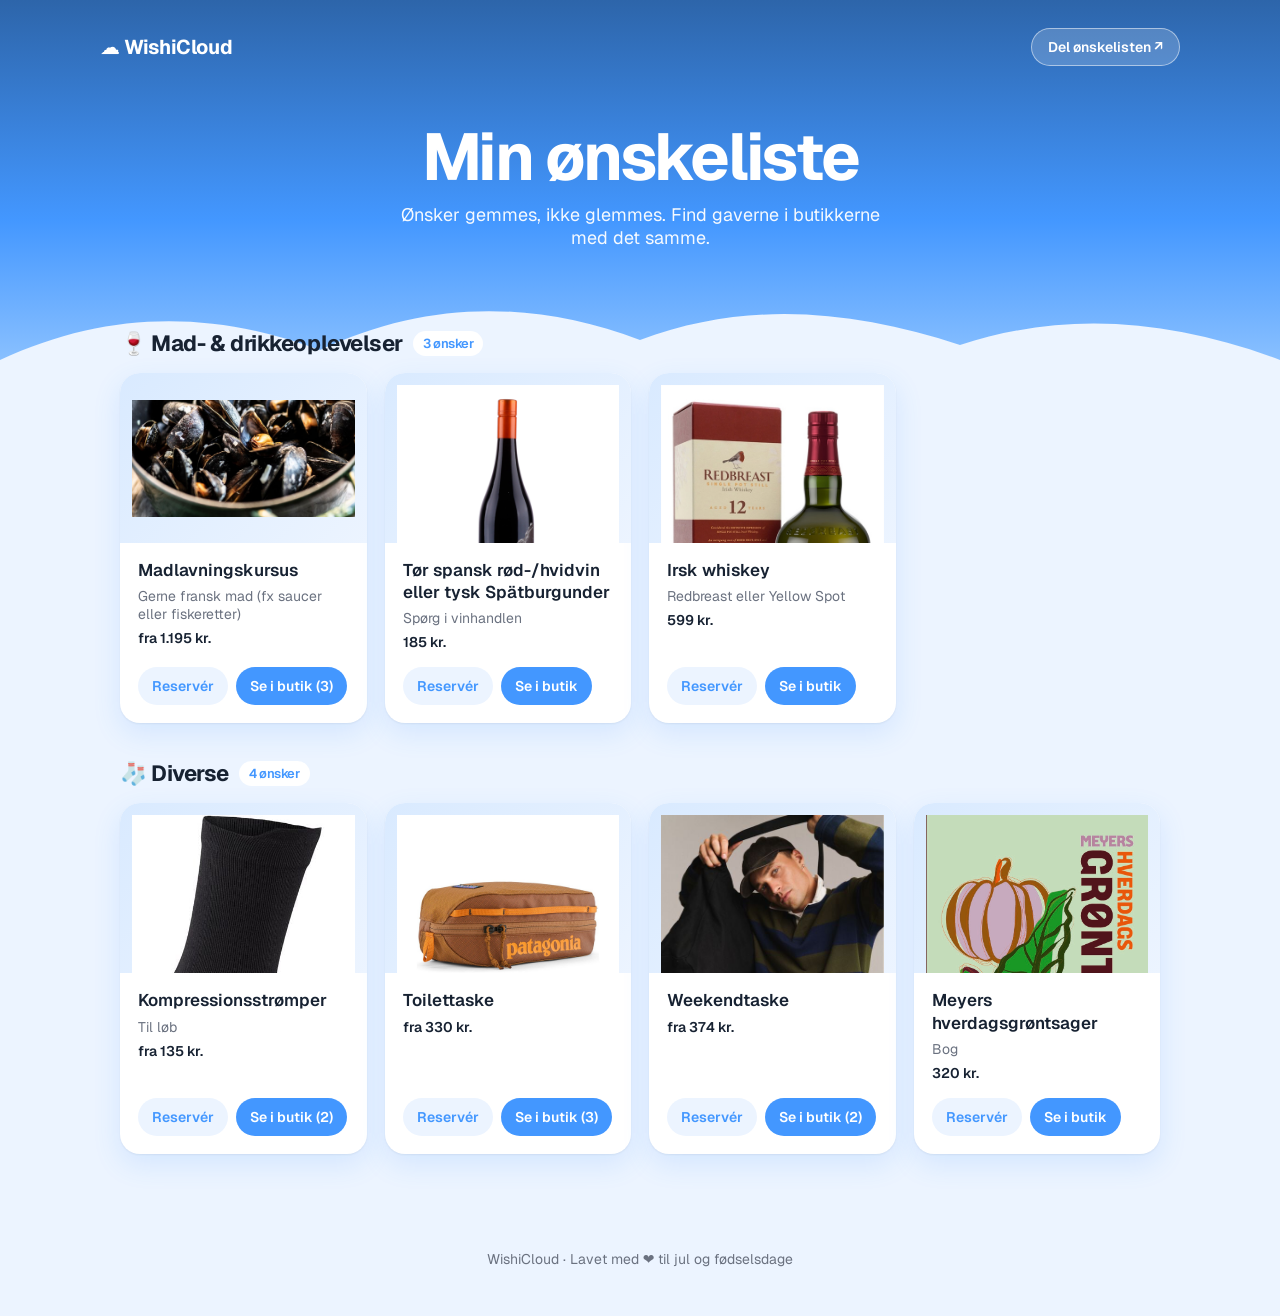
<file: index.html>
<!DOCTYPE html>
<html lang="da">
<head>
<meta charset="UTF-8">
<meta name="viewport" content="width=device-width, initial-scale=1.0">
<title>WishiCloud – Min ønskeliste</title>
<link rel="preconnect" href="https://fonts.googleapis.com">
<link href="https://fonts.googleapis.com/css2?family=Geist:wght@400;500;600;700&display=swap" rel="stylesheet">
<link rel="stylesheet" href="styles.css">
</head>
<body>

<header class="hero">
  <div class="nav">
    <div class="logo">☁️ WishiCloud</div>
    <button class="share" id="share">Del ønskelisten ↗</button>
  </div>
  <h1 id="title"></h1>
  <p>Ønsker gemmes, ikke glemmes. Find gaverne i butikkerne med det samme.</p>
  <svg class="clouds" viewBox="0 0 1440 110" preserveAspectRatio="none" aria-hidden="true">
    <path fill="#ECF4FF" d="M0,70 C120,20 240,20 360,60 C480,10 600,10 720,50 C840,10 960,20 1080,55 C1200,20 1320,30 1440,70 L1440,110 L0,110 Z"/>
  </svg>
</header>

<main id="sections"></main>

<footer>WishiCloud · Lavet med ❤️ til jul og fødselsdage</footer>

<div id="fx" aria-hidden="true"></div>
<div id="toast" role="status" aria-live="polite"></div>

<dialog id="shops">
  <h3 id="shops-title"></h3>
  <p class="hint">Din browser blokerede nogle faner. Klik på butikkerne herunder, eller tillad pop-ups for siden.</p>
  <ul id="shops-list"></ul>
  <form method="dialog"><button class="close">Luk</button></form>
</dialog>

<script src="wishes.js"></script>
<script src="app.js"></script>
</body>
</html>
</file>
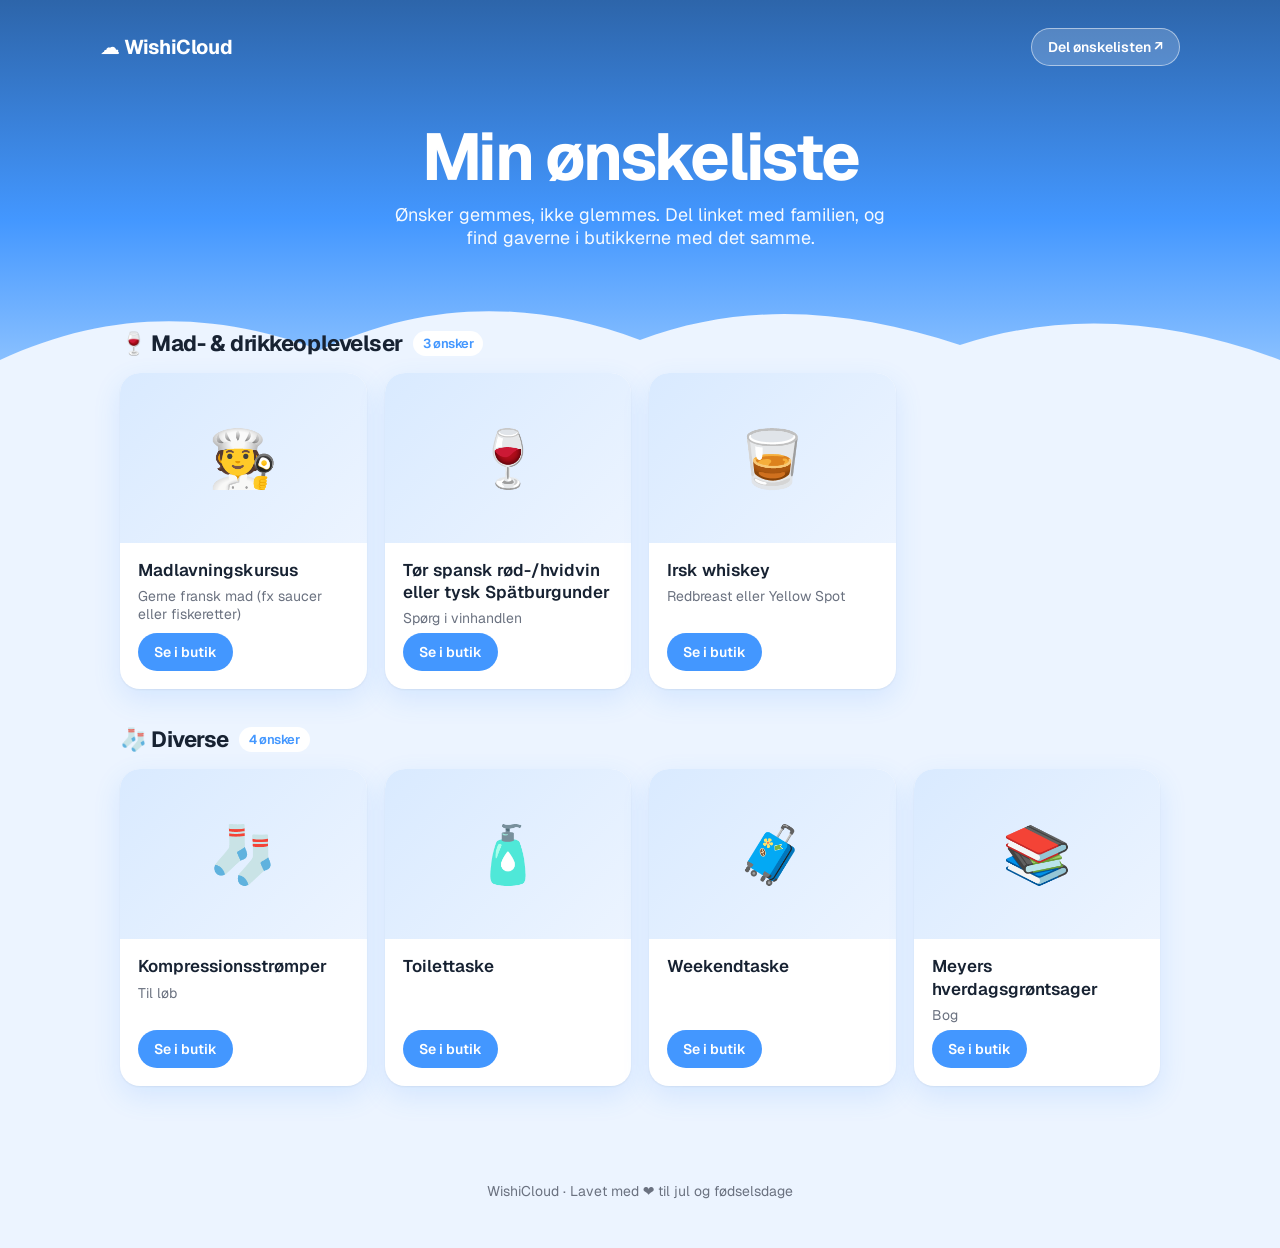
<file: poc/poc-a-sky.html>
<!DOCTYPE html>
<html lang="da">
<head>
<meta charset="UTF-8">
<meta name="viewport" content="width=device-width, initial-scale=1.0">
<title>WishiCloud – POC A (Sky)</title>
<link rel="preconnect" href="https://fonts.googleapis.com">
<link href="https://fonts.googleapis.com/css2?family=Geist:wght@400;500;600;700&display=swap" rel="stylesheet">
<style>
  :root { --blue:#4397FF; --ink:#172232; --muted:#6B7280; --bg:#ECF4FF; --line:#D9EAFF; }
  * { box-sizing: border-box; }
  body {
    margin: 0; color: var(--ink); background: var(--bg);
    font-family: Geist, Inter, system-ui, -apple-system, "Segoe UI", sans-serif;
  }
  .hero {
    position: relative; overflow: hidden; color: #fff; text-align: center;
    background: linear-gradient(180deg, #2D65AA 0%, #4397FF 55%, #9CCBFF 100%);
    padding: 28px 20px 150px;
  }
  .nav { display: flex; justify-content: space-between; align-items: center; max-width: 1080px; margin: 0 auto; }
  .logo { font-weight: 700; font-size: 20px; letter-spacing: -.02em; }
  .share {
    font: inherit; font-weight: 600; font-size: 14px; color: #fff; cursor: pointer;
    background: rgba(255,255,255,.18); border: 1px solid rgba(255,255,255,.5);
    border-radius: 999px; padding: 9px 16px;
  }
  .hero h1 { font-size: clamp(38px, 6vw, 66px); letter-spacing: -.035em; line-height: 1.05; margin: 56px 0 12px; }
  .hero p { margin: 0 auto; max-width: 520px; font-size: 18px; opacity: .95; }
  .clouds { position: absolute; left: 0; bottom: -1px; width: 100%; height: 110px; }
  main { max-width: 1080px; margin: -70px auto 0; padding: 0 20px 40px; position: relative; }
  .cat { margin-bottom: 36px; }
  .cat h2 { font-size: 22px; letter-spacing: -.02em; display: flex; align-items: center; gap: 10px; margin: 0 0 16px; }
  .pill { font-size: 13px; font-weight: 600; color: var(--blue); background: #fff; border-radius: 999px; padding: 4px 10px; }
  .grid { display: grid; grid-template-columns: repeat(auto-fill, minmax(240px, 1fr)); gap: 18px; }
  .card {
    background: #fff; border-radius: 20px; overflow: hidden; display: flex; flex-direction: column;
    box-shadow: 0 1px 2px rgba(23,34,50,.06), 0 10px 28px rgba(67,151,255,.14);
    transition: transform .2s;
  }
  .card:hover { transform: translateY(-3px); }
  .media {
    height: 170px; display: grid; place-items: center; font-size: 56px;
    background: linear-gradient(135deg, #D9EAFF, #ECF4FF);
  }
  .body { padding: 16px 18px 18px; display: flex; flex-direction: column; gap: 6px; flex: 1; }
  .body h3 { font-size: 17px; font-weight: 600; margin: 0; line-height: 1.3; }
  .body p { margin: 0; font-size: 14px; color: var(--muted); }
  .buy {
    margin-top: auto; align-self: flex-start; text-decoration: none; color: #fff; font-weight: 600; font-size: 14px;
    background: var(--blue); border-radius: 999px; padding: 10px 16px;
  }
  footer { text-align: center; color: var(--muted); font-size: 14px; padding: 20px 20px 48px; }
</style>
</head>
<body>

<header class="hero">
  <div class="nav">
    <div class="logo">☁️ WishiCloud</div>
    <button class="share">Del ønskelisten ↗</button>
  </div>
  <h1>Min ønskeliste</h1>
  <p>Ønsker gemmes, ikke glemmes. Del linket med familien, og find gaverne i butikkerne med det samme.</p>
  <svg class="clouds" viewBox="0 0 1440 110" preserveAspectRatio="none" aria-hidden="true">
    <path fill="#ECF4FF" d="M0,70 C120,20 240,20 360,60 C480,10 600,10 720,50 C840,10 960,20 1080,55 C1200,20 1320,30 1440,70 L1440,110 L0,110 Z"/>
  </svg>
</header>

<main id="sections"></main>

<footer>WishiCloud · Lavet med ❤️ til jul og fødselsdage</footer>

<script>
  const SECTIONS = [
    { title: "Mad- & drikkeoplevelser", icon: "🍷", items: [
      { n: "Madlavningskursus", d: "Gerne fransk mad (fx saucer eller fiskeretter)", i: "🧑‍🍳" },
      { n: "Tør spansk rød-/hvidvin eller tysk Spätburgunder", d: "Spørg i vinhandlen", i: "🍷" },
      { n: "Irsk whiskey", d: "Redbreast eller Yellow Spot", i: "🥃" }
    ]},
    { title: "Diverse", icon: "🧦", items: [
      { n: "Kompressionsstrømper", d: "Til løb", i: "🧦" },
      { n: "Toilettaske", d: "", i: "🧴" },
      { n: "Weekendtaske", d: "", i: "🧳" },
      { n: "Meyers hverdagsgrøntsager", d: "Bog", i: "📚" }
    ]}
  ];

  document.getElementById("sections").innerHTML = SECTIONS.map(s => `
    <section class="cat">
      <h2>${s.icon} ${s.title} <span class="pill">${s.items.length} ønsker</span></h2>
      <div class="grid">
        ${s.items.map(it => `
          <article class="card">
            <div class="media">${it.i}</div>
            <div class="body">
              <h3>${it.n}</h3>
              ${it.d ? `<p>${it.d}</p>` : ""}
              <a class="buy" href="#">Se i butik</a>
            </div>
          </article>`).join("")}
      </div>
    </section>`).join("");
</script>
</body>
</html>
</file>
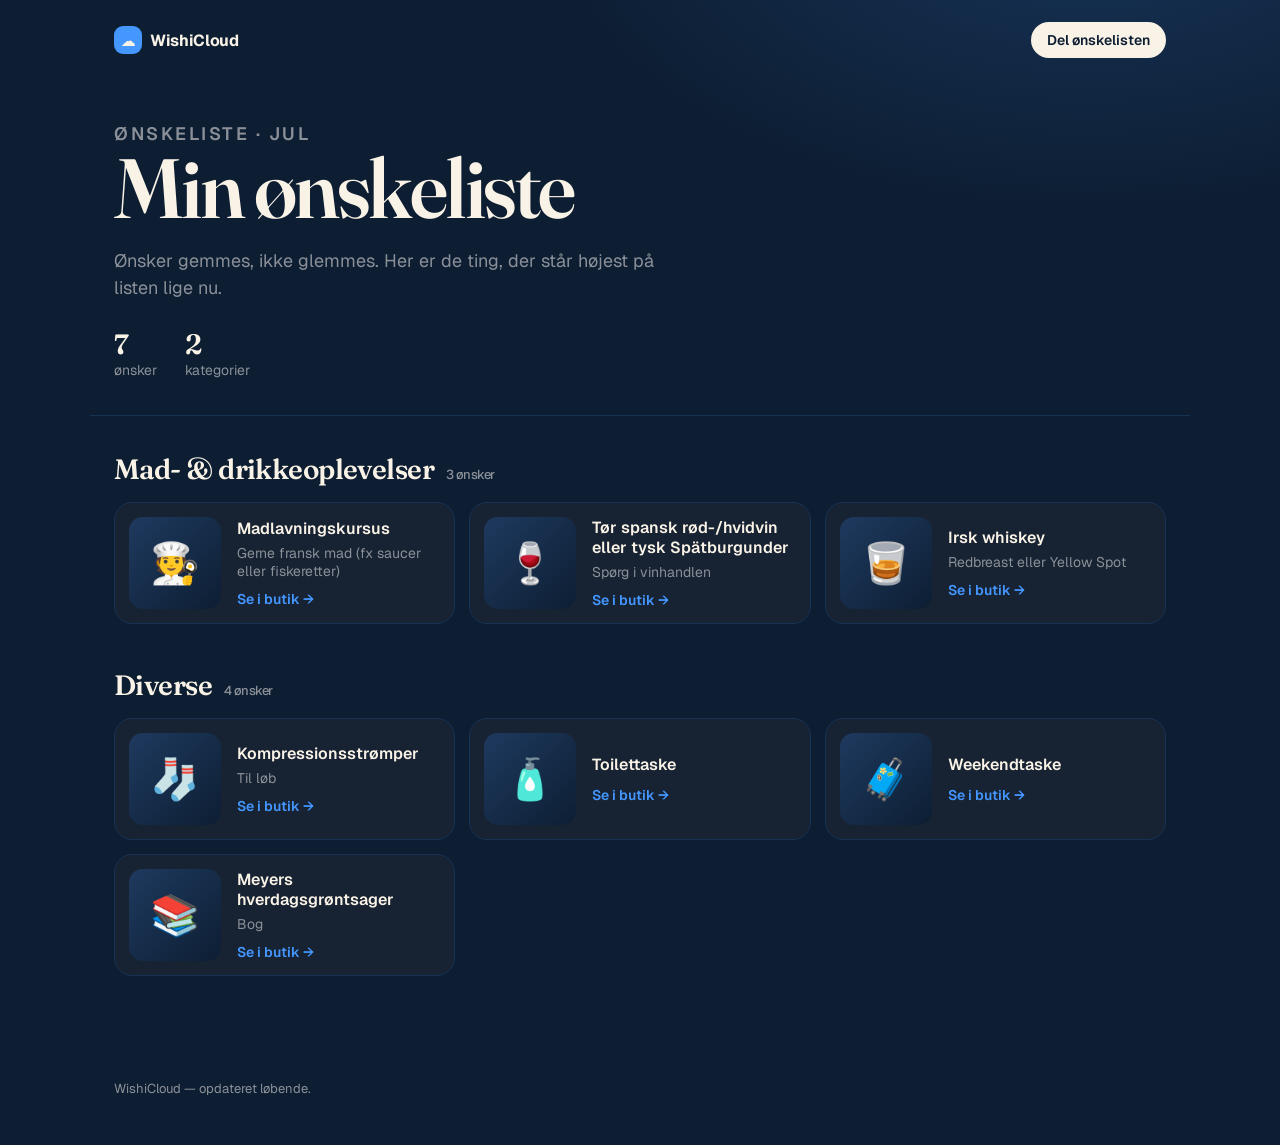
<file: poc/poc-b-midnight.html>
<!DOCTYPE html>
<html lang="da">
<head>
<meta charset="UTF-8">
<meta name="viewport" content="width=device-width, initial-scale=1.0">
<title>WishiCloud – POC B (Midnight)</title>
<link rel="preconnect" href="https://fonts.googleapis.com">
<link href="https://fonts.googleapis.com/css2?family=Geist:wght@400;500;600;700&family=Fraunces:opsz,wght@9..144,600;9..144,700&display=swap" rel="stylesheet">
<style>
  :root { --navy:#0D1E33; --card:#172232; --line:#163255; --cream:#F9F2E6; --muted:#8B9098; --blue:#4397FF; }
  * { box-sizing: border-box; }
  body {
    margin: 0; color: var(--cream); background: var(--navy);
    font-family: Geist, Inter, system-ui, -apple-system, "Segoe UI", sans-serif;
    background-image: radial-gradient(900px 500px at 85% -10%, rgba(67,151,255,.18), transparent 60%);
    background-attachment: fixed;
  }
  .top {
    max-width: 1100px; margin: 0 auto; padding: 22px 24px;
    display: flex; justify-content: space-between; align-items: center;
  }
  .logo { font-weight: 700; letter-spacing: -.02em; display: flex; gap: 8px; align-items: center; }
  .logo span { width: 28px; height: 28px; border-radius: 9px; background: var(--blue); display: grid; place-items: center; font-size: 15px; }
  .share {
    font: inherit; font-weight: 600; font-size: 14px; color: var(--navy); cursor: pointer;
    background: var(--cream); border: 0; border-radius: 999px; padding: 9px 16px;
  }
  header.intro { max-width: 1100px; margin: 0 auto; padding: 40px 24px 36px; border-bottom: 1px solid var(--line); }
  .eyebrow { font-size: 13px; letter-spacing: .14em; text-transform: uppercase; color: var(--blue); font-weight: 600; margin: 0 0 14px; }
  h1 {
    font-family: Fraunces, Georgia, serif; font-weight: 600;
    font-size: clamp(44px, 7vw, 84px); line-height: .98; letter-spacing: -.03em; margin: 0 0 18px;
  }
  .intro p { margin: 0; max-width: 560px; color: var(--muted); font-size: 18px; line-height: 1.5; }
  .stats { display: flex; gap: 28px; margin-top: 26px; font-size: 14px; color: var(--muted); }
  .stats b { display: block; font-size: 28px; color: var(--cream); font-family: Fraunces, Georgia, serif; font-weight: 600; }
  main { max-width: 1100px; margin: 0 auto; padding: 36px 24px 60px; }
  .cat { margin-bottom: 44px; }
  .cat h2 {
    font-family: Fraunces, Georgia, serif; font-weight: 600; font-size: 28px; letter-spacing: -.02em;
    margin: 0 0 16px; display: flex; align-items: baseline; gap: 12px;
  }
  .cat h2 small { font-family: Geist, system-ui, sans-serif; font-size: 13px; color: var(--muted); font-weight: 500; }
  .list { display: grid; grid-template-columns: repeat(auto-fill, minmax(320px, 1fr)); gap: 14px; }
  .row {
    display: flex; gap: 16px; align-items: center; background: var(--card);
    border: 1px solid var(--line); border-radius: 18px; padding: 14px;
    transition: border-color .2s;
  }
  .row:hover { border-color: var(--blue); }
  .thumb {
    flex: 0 0 92px; height: 92px; border-radius: 14px; display: grid; place-items: center; font-size: 40px;
    background: linear-gradient(135deg, #1E3A5F, #0D1E33);
  }
  .text { display: flex; flex-direction: column; gap: 4px; min-width: 0; }
  .text h3 { margin: 0; font-size: 16px; font-weight: 600; line-height: 1.3; }
  .text p { margin: 0; font-size: 14px; color: var(--muted); }
  .go { margin-top: 6px; color: var(--blue); font-weight: 600; font-size: 14px; text-decoration: none; }
  footer { max-width: 1100px; margin: 0 auto; padding: 0 24px 48px; color: var(--muted); font-size: 13px; }
</style>
</head>
<body>

<nav class="top">
  <div class="logo"><span>☁</span> WishiCloud</div>
  <button class="share">Del ønskelisten</button>
</nav>

<header class="intro">
  <p class="eyebrow">Ønskeliste · Jul</p>
  <h1>Min ønskeliste</h1>
  <p>Ønsker gemmes, ikke glemmes. Her er de ting, der står højest på listen lige nu.</p>
  <div class="stats">
    <div><b id="total">0</b>ønsker</div>
    <div><b id="cats">0</b>kategorier</div>
  </div>
</header>

<main id="sections"></main>

<footer>WishiCloud — opdateret løbende.</footer>

<script>
  const SECTIONS = [
    { title: "Mad- & drikkeoplevelser", icon: "🍷", items: [
      { n: "Madlavningskursus", d: "Gerne fransk mad (fx saucer eller fiskeretter)", i: "🧑‍🍳" },
      { n: "Tør spansk rød-/hvidvin eller tysk Spätburgunder", d: "Spørg i vinhandlen", i: "🍷" },
      { n: "Irsk whiskey", d: "Redbreast eller Yellow Spot", i: "🥃" }
    ]},
    { title: "Diverse", icon: "🧦", items: [
      { n: "Kompressionsstrømper", d: "Til løb", i: "🧦" },
      { n: "Toilettaske", d: "", i: "🧴" },
      { n: "Weekendtaske", d: "", i: "🧳" },
      { n: "Meyers hverdagsgrøntsager", d: "Bog", i: "📚" }
    ]}
  ];

  document.getElementById("total").textContent = SECTIONS.reduce((a, s) => a + s.items.length, 0);
  document.getElementById("cats").textContent = SECTIONS.length;

  document.getElementById("sections").innerHTML = SECTIONS.map(s => `
    <section class="cat">
      <h2>${s.title} <small>${s.items.length} ønsker</small></h2>
      <div class="list">
        ${s.items.map(it => `
          <article class="row">
            <div class="thumb">${it.i}</div>
            <div class="text">
              <h3>${it.n}</h3>
              ${it.d ? `<p>${it.d}</p>` : ""}
              <a class="go" href="#">Se i butik →</a>
            </div>
          </article>`).join("")}
      </div>
    </section>`).join("");
</script>
</body>
</html>
</file>
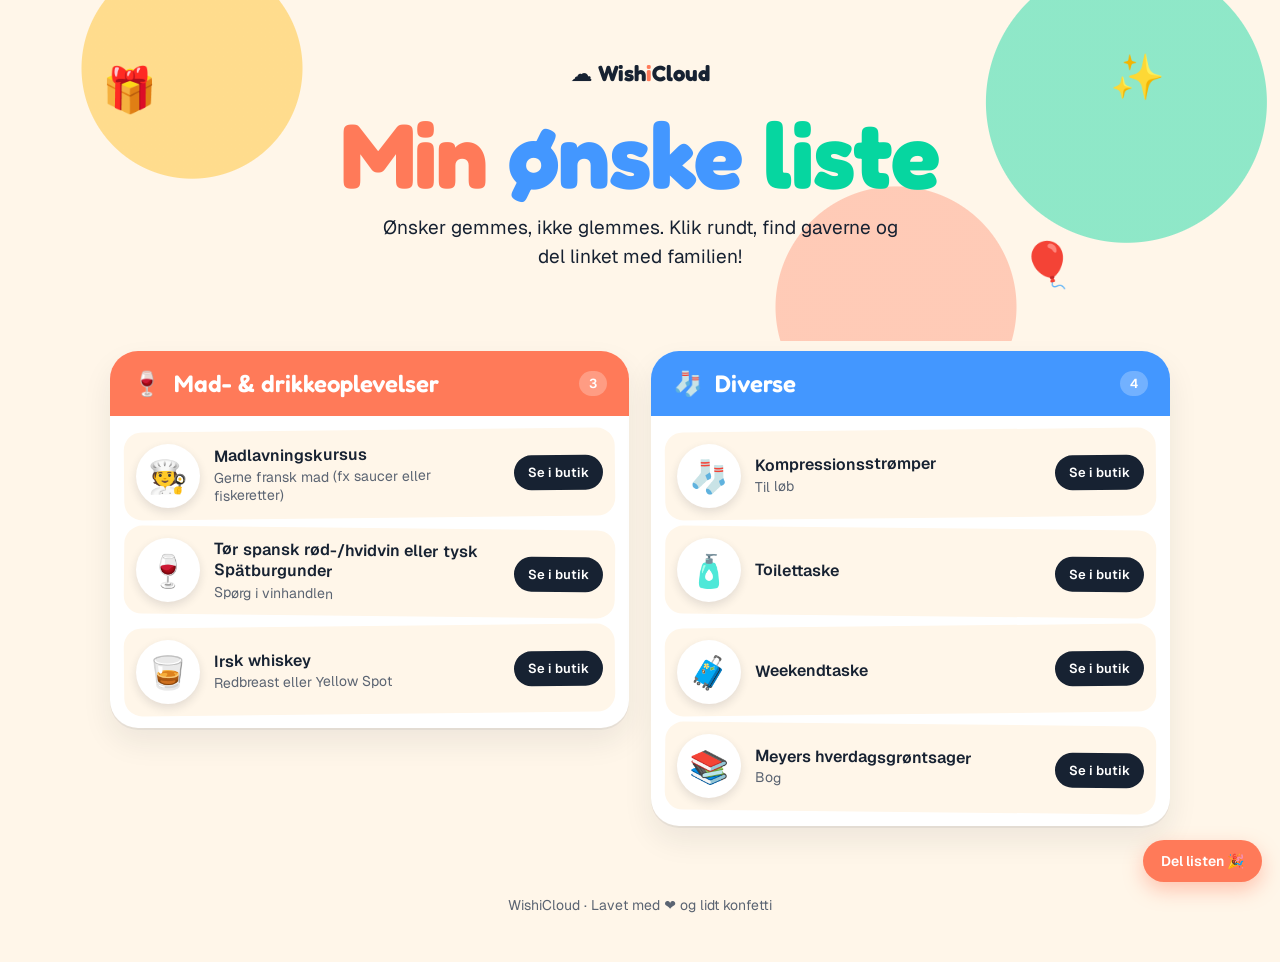
<file: poc/poc-c-konfetti.html>
<!DOCTYPE html>
<html lang="da">
<head>
<meta charset="UTF-8">
<meta name="viewport" content="width=device-width, initial-scale=1.0">
<title>WishiCloud – POC C (Konfetti)</title>
<link rel="preconnect" href="https://fonts.googleapis.com">
<link href="https://fonts.googleapis.com/css2?family=Fredoka:wght@400;500;600;700&family=Geist:wght@400;500;600&display=swap" rel="stylesheet">
<style>
  :root { --cream:#FFF6E9; --ink:#172232; --coral:#FF7A59; --blue:#4397FF; --sun:#FFD166; --mint:#06D6A0; }
  * { box-sizing: border-box; }
  body {
    margin: 0; color: var(--ink); background: var(--cream);
    font-family: Geist, Inter, system-ui, -apple-system, "Segoe UI", sans-serif;
  }
  .hero {
    position: relative; overflow: hidden; text-align: center; padding: 60px 20px 70px;
    background:
      radial-gradient(circle at 15% 20%, rgba(255,209,102,.7) 0 110px, transparent 111px),
      radial-gradient(circle at 88% 30%, rgba(6,214,160,.45) 0 140px, transparent 141px),
      radial-gradient(circle at 70% 90%, rgba(255,122,89,.35) 0 120px, transparent 121px);
  }
  .brand { font-family: Fredoka, "Varela Round", ui-rounded, system-ui, sans-serif; font-weight: 700; font-size: 22px; }
  .brand b { color: var(--coral); }
  h1 {
    font-family: Fredoka, "Varela Round", ui-rounded, system-ui, sans-serif; font-weight: 700;
    font-size: clamp(46px, 8vw, 92px); line-height: 1; margin: 22px 0 14px; letter-spacing: -.01em;
  }
  h1 span { display: inline-block; }
  h1 .c1 { color: var(--coral); } h1 .c2 { color: var(--blue); } h1 .c3 { color: var(--mint); }
  .hero p { max-width: 520px; margin: 0 auto; font-size: 19px; line-height: 1.5; }
  .sticker { position: absolute; font-size: 44px; animation: bob 4s ease-in-out infinite; }
  .s1 { left: 8%; top: 18%; } .s2 { right: 9%; top: 14%; animation-delay: -1.5s; } .s3 { right: 16%; bottom: 14%; animation-delay: -2.5s; }
  @keyframes bob { 0%,100% { transform: translateY(0) rotate(-6deg); } 50% { transform: translateY(-14px) rotate(6deg); } }
  @media (prefers-reduced-motion: reduce) { .sticker { animation: none; } }

  main { max-width: 1100px; margin: 0 auto; padding: 10px 20px 60px; columns: 2 380px; column-gap: 22px; }
  .cat {
    break-inside: avoid; margin-bottom: 22px; background: #fff; border-radius: 28px; overflow: hidden;
    box-shadow: 0 2px 0 rgba(23,34,50,.06), 0 14px 30px rgba(23,34,50,.08);
  }
  .cat-head {
    padding: 18px 22px; color: #fff; display: flex; align-items: center; gap: 12px;
    font-family: Fredoka, "Varela Round", ui-rounded, system-ui, sans-serif; font-weight: 600; font-size: 24px;
  }
  .cat-head .n { margin-left: auto; font-family: Geist, system-ui, sans-serif; font-size: 13px; font-weight: 600; background: rgba(255,255,255,.25); border-radius: 999px; padding: 4px 10px; }
  .items { padding: 14px; display: grid; gap: 10px; }
  .item {
    display: flex; align-items: center; gap: 14px; padding: 12px; border-radius: 18px; background: var(--cream);
    transform: rotate(-.6deg); transition: transform .2s;
  }
  .item:nth-child(even) { transform: rotate(.6deg); }
  .item:hover { transform: rotate(0) scale(1.02); }
  .bubble {
    flex: 0 0 64px; height: 64px; border-radius: 50%; display: grid; place-items: center; font-size: 32px; background: #fff;
    box-shadow: 0 4px 10px rgba(23,34,50,.12);
  }
  .item .t { flex: 1; min-width: 0; }
  .item h3 { margin: 0; font-size: 16px; font-weight: 600; line-height: 1.3; }
  .item p { margin: 2px 0 0; font-size: 14px; color: #5b6472; }
  .go {
    flex: 0 0 auto; text-decoration: none; color: #fff; font-weight: 600; font-size: 13px;
    background: var(--ink); border-radius: 999px; padding: 9px 14px;
  }
  footer { text-align: center; padding: 10px 20px 48px; font-size: 14px; color: #5b6472; }
  .share {
    position: fixed; right: 18px; bottom: 18px; font: 600 14px Geist, system-ui, sans-serif; color: #fff;
    background: var(--coral); border: 0; border-radius: 999px; padding: 12px 18px; box-shadow: 0 8px 20px rgba(255,122,89,.4); cursor: pointer;
  }
</style>
</head>
<body>

<header class="hero">
  <div class="brand">☁ Wish<b>i</b>Cloud</div>
  <h1><span class="c1">Min</span> <span class="c2">ønske</span> <span class="c3">liste</span></h1>
  <p>Ønsker gemmes, ikke glemmes. Klik rundt, find gaverne og del linket med familien!</p>
  <div class="sticker s1">🎁</div>
  <div class="sticker s2">✨</div>
  <div class="sticker s3">🎈</div>
</header>

<main id="sections"></main>

<footer>WishiCloud · Lavet med ❤️ og lidt konfetti</footer>

<button class="share">Del listen 🎉</button>

<script>
  const SECTIONS = [
    { title: "Mad- & drikkeoplevelser", icon: "🍷", color: "#FF7A59", items: [
      { n: "Madlavningskursus", d: "Gerne fransk mad (fx saucer eller fiskeretter)", i: "🧑‍🍳" },
      { n: "Tør spansk rød-/hvidvin eller tysk Spätburgunder", d: "Spørg i vinhandlen", i: "🍷" },
      { n: "Irsk whiskey", d: "Redbreast eller Yellow Spot", i: "🥃" }
    ]},
    { title: "Diverse", icon: "🧦", color: "#4397FF", items: [
      { n: "Kompressionsstrømper", d: "Til løb", i: "🧦" },
      { n: "Toilettaske", d: "", i: "🧴" },
      { n: "Weekendtaske", d: "", i: "🧳" },
      { n: "Meyers hverdagsgrøntsager", d: "Bog", i: "📚" }
    ]}
  ];

  document.getElementById("sections").innerHTML = SECTIONS.map(s => `
    <section class="cat">
      <div class="cat-head" style="background:${s.color}">
        <span>${s.icon}</span> ${s.title} <span class="n">${s.items.length}</span>
      </div>
      <div class="items">
        ${s.items.map(it => `
          <article class="item">
            <div class="bubble">${it.i}</div>
            <div class="t">
              <h3>${it.n}</h3>
              ${it.d ? `<p>${it.d}</p>` : ""}
            </div>
            <a class="go" href="#">Se i butik</a>
          </article>`).join("")}
      </div>
    </section>`).join("");
</script>
</body>
</html>
</file>
<file: styles.css>
:root { --blue:#4397FF; --ink:#172232; --muted:#6B7280; --bg:#ECF4FF; --line:#D9EAFF; }
* { box-sizing: border-box; }
body {
  margin: 0; color: var(--ink); background: var(--bg);
  font-family: Geist, Inter, system-ui, -apple-system, "Segoe UI", sans-serif;
  transition: transform .8s ease;
}
body.flipped { transform: rotate(180deg); }

/* ===== Hero ===== */
.hero {
  position: relative; overflow: hidden; color: #fff; text-align: center;
  background: linear-gradient(180deg, #2D65AA 0%, #4397FF 55%, #9CCBFF 100%);
  padding: 28px 20px 150px;
}
.nav { display: flex; justify-content: space-between; align-items: center; max-width: 1080px; margin: 0 auto; }
.logo { font-weight: 700; font-size: 20px; letter-spacing: -.02em; }
.share, .reserve, .buy, .close {
  font: inherit; cursor: pointer; border-radius: 999px;
}
.share {
  font-weight: 600; font-size: 14px; color: #fff;
  background: rgba(255,255,255,.18); border: 1px solid rgba(255,255,255,.5); padding: 9px 16px;
}
.hero h1 { font-size: clamp(38px, 6vw, 66px); letter-spacing: -.035em; line-height: 1.05; margin: 56px 0 12px; }
.hero p { margin: 0 auto; max-width: 520px; font-size: 18px; opacity: .95; }
.clouds { position: absolute; left: 0; bottom: -1px; width: 100%; height: 110px; }

/* ===== Sections & cards ===== */
main { max-width: 1080px; margin: -70px auto 0; padding: 0 20px 40px; position: relative; }
.cat { margin-bottom: 36px; }
.cat h2 { font-size: 22px; letter-spacing: -.02em; display: flex; flex-wrap: wrap; align-items: center; gap: 6px 10px; margin: 0 0 16px; }
.pill { font-size: 13px; font-weight: 600; color: var(--blue); background: #fff; border-radius: 999px; padding: 4px 10px; white-space: nowrap; }
.grid { display: grid; grid-template-columns: repeat(auto-fill, minmax(240px, 1fr)); gap: 18px; }
.card {
  background: #fff; border-radius: 20px; overflow: hidden; display: flex; flex-direction: column;
  box-shadow: 0 1px 2px rgba(23,34,50,.06), 0 10px 28px rgba(67,151,255,.14);
  transition: transform .2s;
}
.card:hover { transform: translateY(-3px); }
.media {
  position: relative; overflow: hidden; height: 170px; display: grid; place-items: center; font-size: 56px;
  background: linear-gradient(135deg, #D9EAFF, #ECF4FF);
}
.media img { width: 100%; height: 100%; object-fit: contain; padding: 12px; }
.body { padding: 16px 18px 18px; display: flex; flex-direction: column; gap: 6px; flex: 1; }
.body h3 { font-size: 17px; font-weight: 600; margin: 0; line-height: 1.3; }
.body p { margin: 0; font-size: 14px; color: var(--muted); }
.body .price { color: var(--ink); font-weight: 600; }
.actions { margin-top: auto; padding-top: 10px; display: flex; gap: 8px; flex-wrap: wrap; }
.reserve, .buy { padding: 10px 14px; font-weight: 600; font-size: 14px; border: 0; }
.buy { color: #fff; background: var(--blue); }
.reserve { color: var(--blue); background: #ECF4FF; }
.card.reserved .reserve { background: #D9F5E6; color: #0A7A4A; }
footer { text-align: center; color: var(--muted); font-size: 14px; padding: 20px 20px 48px; }

/* ===== Surprise effects ===== */
#fx { position: fixed; inset: 0; pointer-events: none; overflow: hidden; z-index: 40; }
.sheep, .santa {
  position: absolute; left: -90px; white-space: nowrap;
}
.sheep { font-size: 44px; bottom: 28%; animation: run 3.6s linear forwards; }
.santa { font-size: 64px; top: 18%; animation: fly 3s ease-in forwards; }
.santa span { font-size: 16px; background: #fff; color: var(--ink); border-radius: 12px; padding: 4px 10px; position: absolute; top: -18px; left: 70px; white-space: nowrap; }
@keyframes run { to { transform: translateX(calc(100vw + 180px)); } }
@keyframes fly { to { transform: translate(calc(100vw + 180px), -35vh); } }

.storm { position: absolute; inset: 0; pointer-events: none; }
.storm .cl { position: absolute; top: 6px; left: 50%; transform: translateX(-50%); font-size: 52px; }
.storm .drop { position: absolute; top: 60px; font-size: 18px; animation: fall .8s linear infinite; }
@keyframes fall { from { transform: translateY(0); opacity: 1; } to { transform: translateY(120px); opacity: 0; } }

#toast {
  position: fixed; left: 50%; bottom: 24px; transform: translate(-50%, 160%); z-index: 60;
  background: var(--ink); color: #fff; padding: 14px 18px; border-radius: 14px; max-width: 90vw;
  box-shadow: 0 12px 30px rgba(23,34,50,.3); transition: transform .4s ease, opacity .4s ease;
  opacity: 0; pointer-events: none;
}
#toast.show { transform: translate(-50%, 0); opacity: 1; }

/* ===== Shop dialog (fallback when pop-ups are blocked) ===== */
dialog { border: 0; border-radius: 18px; padding: 22px 24px; width: min(420px, 90vw); color: var(--ink); }
dialog::backdrop { background: rgba(23,34,50,.4); }
dialog h3 { margin: 0 0 6px; font-size: 18px; }
dialog .hint { font-size: 14px; color: var(--muted); margin: 0 0 12px; }
dialog ul { list-style: none; padding: 0; margin: 0 0 16px; }
dialog li a { display: flex; justify-content: space-between; gap: 12px; padding: 10px 0; border-bottom: 1px solid var(--line); color: var(--blue); font-weight: 600; text-decoration: none; }
dialog .close { background: var(--ink); color: #fff; border: 0; padding: 9px 16px; font-weight: 600; }
</file>
